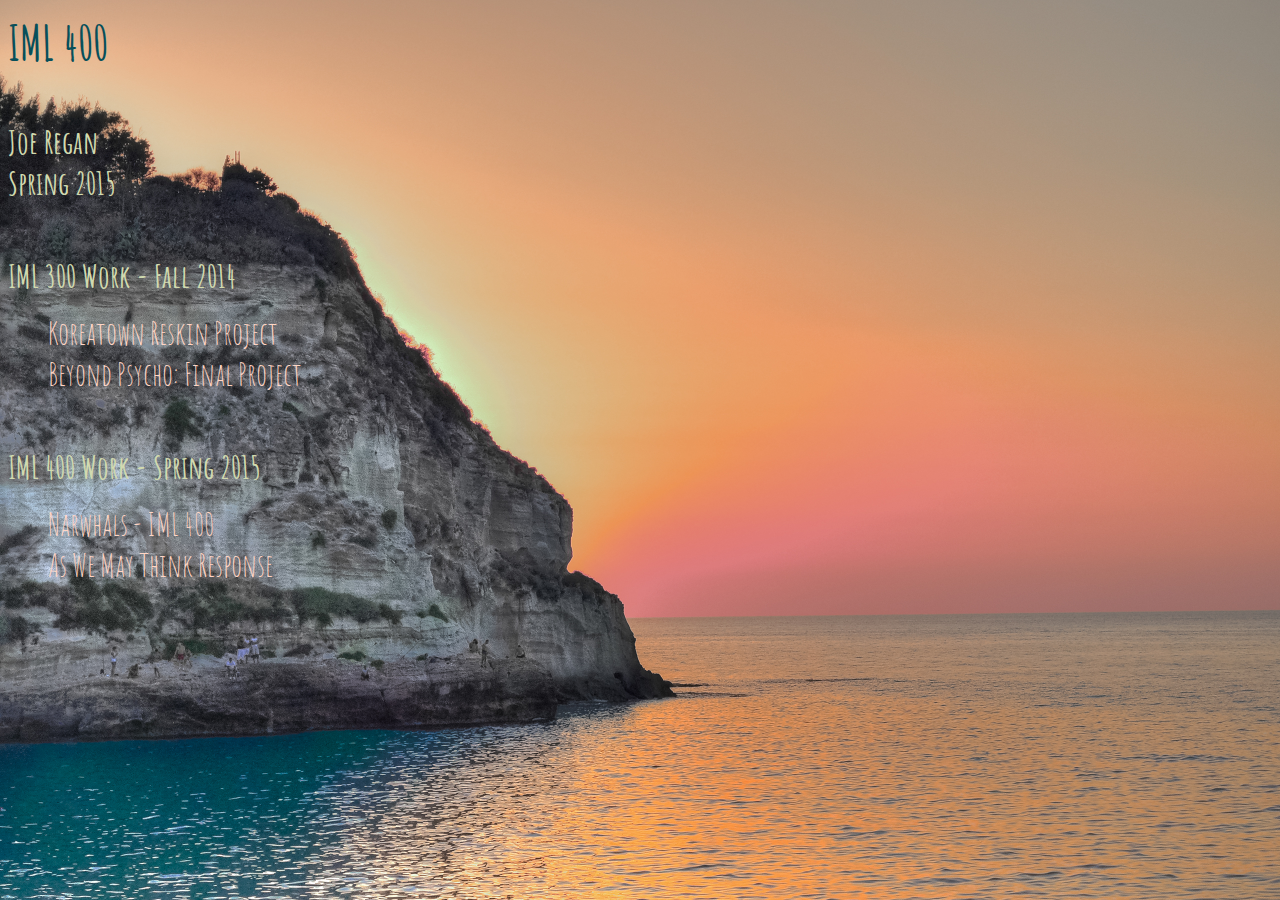
<file: index.html>
<!DOCTYPE html>

	<head>
		<meta character="utf-8">
		<link rel="stylesheet" type="text/css" href="css/mainStyle.css" />
		<link href='http://fonts.googleapis.com/css?family=Amatic+SC:700' rel='stylesheet' type='text/css'>
		<title>IML 400 - Joe Regan</title>
	</head>

	<body>
	<h1>IML 400</h1>
	<br />
	<h2>Joe Regan
	<br />
	Spring 2015</h2>
	<br />
		
	<h2>IML 300 Work - Fall 2014</h2>
		<div class="300">
		<ul class="links">
			<a href="joeReskinProject/projectOneSkin.html">Koreatown Reskin Project</a>
			<br />
			<a href="hitchcockFinalSite/hitchcockIndex.html">Beyond Psycho: Final Project</a>
		</ul>
		</div>
		<br />
	<h2>IML 400 Work - Spring 2015</h2>
		<div class="400">
			<ul class="links">
			<a href="Narwhals/narwhalIndex.html">Narwhals - IML 400</a>
			<br />
			<a href="asWeMayThink.html"> As We May Think Response </a>
			<br />
		</ul>
		</div>
	</body>

</html>
</file>
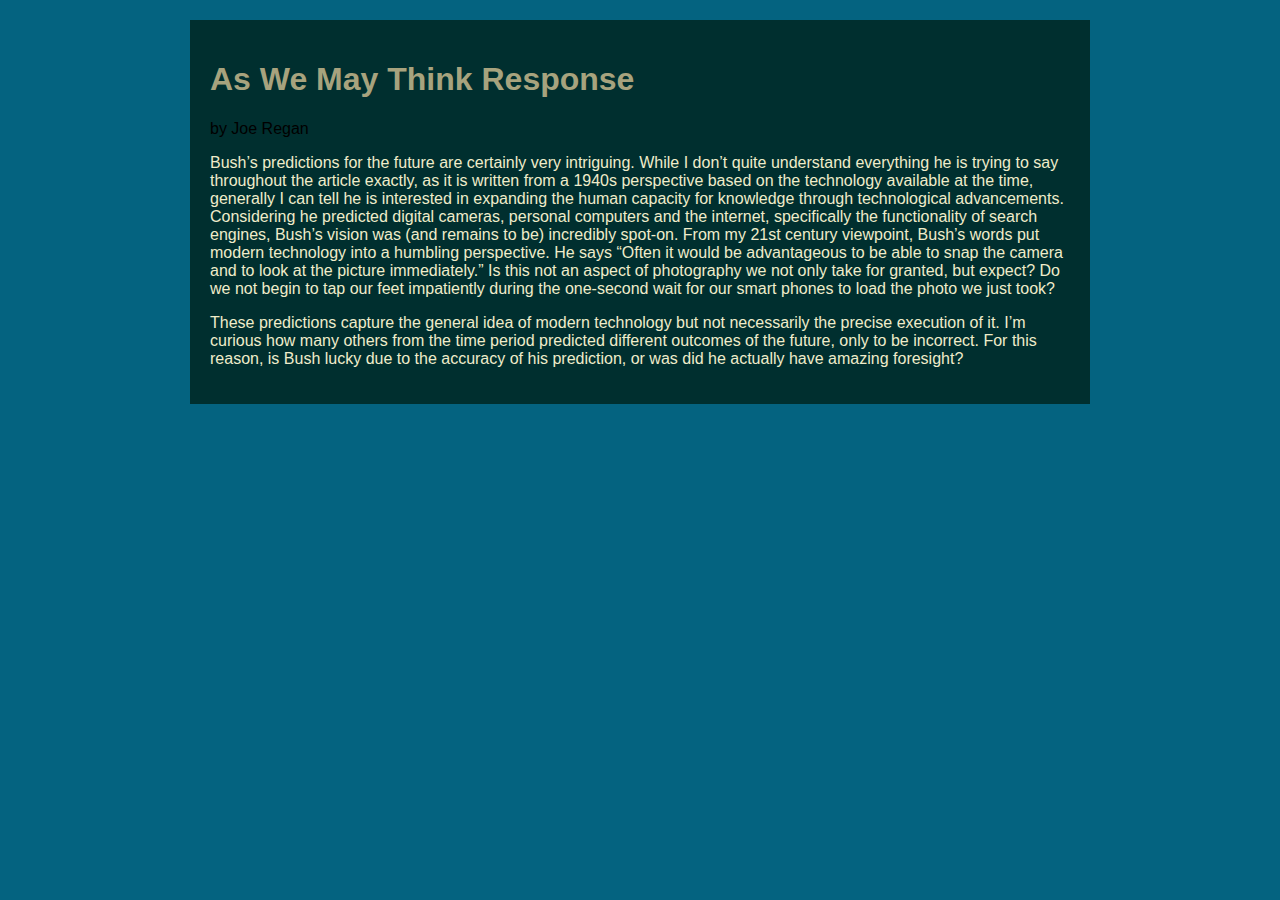
<file: asWeMayThink.html>
<!DOCTYPE HTML>
	<html lang="en">


<html>
     <head>
     	<meta charset="utf-8">
    	<title>As We May Think
    	</title>
    	<link rel="stylesheet" type="text/css" href="css/awmtCSS.css" />
     </head>
    
    <body>

    	<div class="page-wrapper"
	    	
	    	<header>
				<h1>As We May Think Response </h1>
				<p> by Joe Regan </p>
				
			</header>
			<div class="response">	
				<p>
				Bush’s predictions for the future are certainly very intriguing. While I don’t quite understand everything he is trying to say throughout the article exactly, as it is written from a 1940s perspective based on the technology available at the time, generally I can tell he is interested in expanding the human capacity for knowledge through technological advancements. Considering he predicted digital cameras, personal computers and the internet, specifically the functionality of search engines, Bush’s vision was (and remains to be) incredibly spot-on. From my 21st century viewpoint, Bush’s words put modern technology into a humbling perspective. He says “Often it would be advantageous to be able to snap the camera and to look at the picture immediately.” Is this not an aspect of photography we not only take for granted, but expect? Do we not begin to tap our feet impatiently during the one-second wait for our smart phones to load the photo we just took?</p>
				
				<p> These predictions capture the general idea of modern technology but not necessarily the precise execution of it. I’m curious how many others from the time period predicted different outcomes of the future, only to be incorrect. For this reason, is Bush lucky due to the accuracy of his prediction, or was did he actually have amazing foresight?</p>
			</div>
		</div>
    </body>


</html>
</file>
<file: css/mainStyle.css>
/*global*/

header nav main article aside footer
	{
	display: block;
	}
		
	body	{
		background-color:#cccccc;
		background-image:url("../images/background.jpg");
		background-attachment:fixed;
		background-size:cover;
		font-family: 'Amatic SC', cursive;
		}
		
		
/*text element styling*/

a:link
     	{
     	text-decoration:none;
     	color: #FFD6C6;
     	}

a:visited
		{
		color:#D0D6C6;
		}
		
a:hover
		{
		color:#C3BEC6;
		}


/*font styling*/

		h1	{
		font-size: 3em;
		color:#074F5A;
		margin: .25em 0em;	
		float: center;
		}
		
		h2
		{
		font-size:2em;
		color:#D1DAB0;
		margin:.5em 0em;
		float: center;
		}
		
		ul.links	{
		font-size:2em;
		margin:.5em 0em;
		float: center;
		
		}
</file>
<file: css/awmtCSS.css>
header main article aside footer
	{
	display: block;
	}


body {
	background-color: #046380;
	font-size: 1em;
	width: 900px;
	margin: 0 auto;
	font-family: Arial;
}


h1 {
	color: #A7A37E;
	}


.response {
	color: #EFECCA;
	}


.page-wrapper{
	background-color: #002F2F;
	padding: 20px;
	margin-top: 20px;
}
</file>
